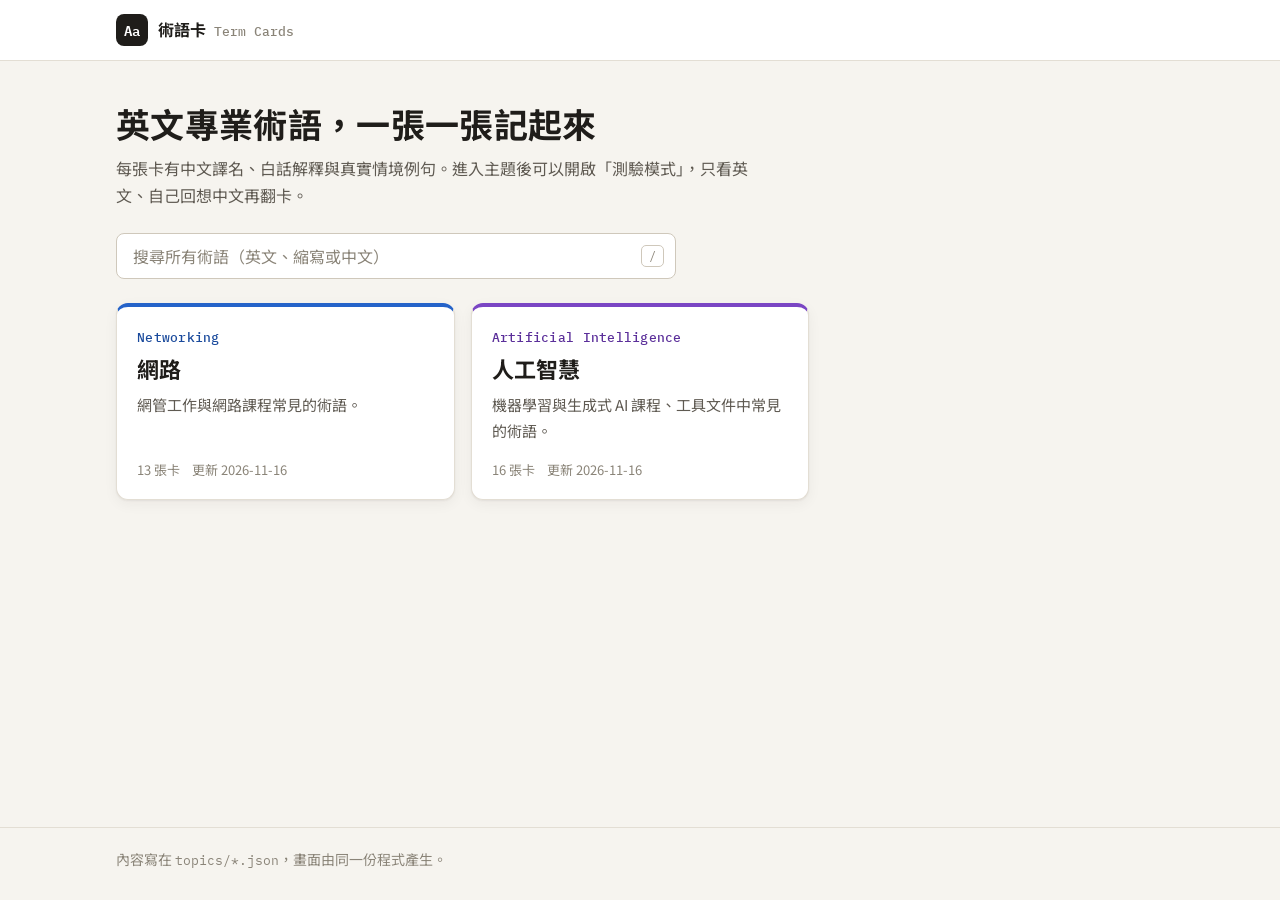
<file: index.html>
<!doctype html>
<html lang="zh-Hant-TW">
<head>
  <meta charset="utf-8">
  <meta name="viewport" content="width=device-width, initial-scale=1">
  <meta name="color-scheme" content="light dark">
  <title>術語卡 Term Cards</title>
  <meta name="description" content="整理課程與工作中遇到的英文專業術語：中文譯名、白話解釋與例句。">
  <link rel="preconnect" href="https://fonts.googleapis.com">
  <link rel="preconnect" href="https://fonts.gstatic.com" crossorigin>
  <link rel="stylesheet" href="https://fonts.googleapis.com/css2?family=IBM+Plex+Mono:wght@400;500;600&family=Noto+Sans+TC:wght@400;500;700&display=swap">
  <link rel="stylesheet" href="assets/style.css">
</head>
<body data-page="home">
  <a class="skip-link" href="#main">跳到主要內容</a>

  <header class="site-header">
    <div class="wrap site-header__inner">
      <a class="brand" href="./">
        <span class="brand__mark" aria-hidden="true">Aa</span>
        <span class="brand__text">術語卡 <span class="brand__en">Term Cards</span></span>
      </a>
    </div>
  </header>

  <main id="main" class="wrap">
    <section class="hero">
      <h1 class="hero__title">英文專業術語，一張一張記起來</h1>
      <p class="hero__lead">每張卡有中文譯名、白話解釋與真實情境例句。進入主題後可以開啟「測驗模式」，只看英文、自己回想中文再翻卡。</p>

      <div class="search">
        <label class="visually-hidden" for="search">搜尋所有主題的術語</label>
        <input id="search" class="search__input" type="search" placeholder="搜尋所有術語（英文、縮寫或中文）" autocomplete="off" spellcheck="false" disabled>
        <kbd class="search__hint" aria-hidden="true">/</kbd>
      </div>
    </section>

    <p id="status" class="status" role="status" aria-live="polite">載入中…</p>

    <section id="results" class="results" aria-label="搜尋結果" hidden></section>
    <section id="topics" class="topic-grid" aria-label="主題列表"></section>
  </main>

  <footer class="site-footer">
    <div class="wrap">
      <p>內容寫在 <code>topics/*.json</code>，畫面由同一份程式產生。</p>
    </div>
  </footer>

  <noscript><p class="wrap status status--error">這個網站需要啟用 JavaScript 才能顯示術語卡。</p></noscript>
  <script src="assets/app.js" defer></script>
</body>
</html>
</file>
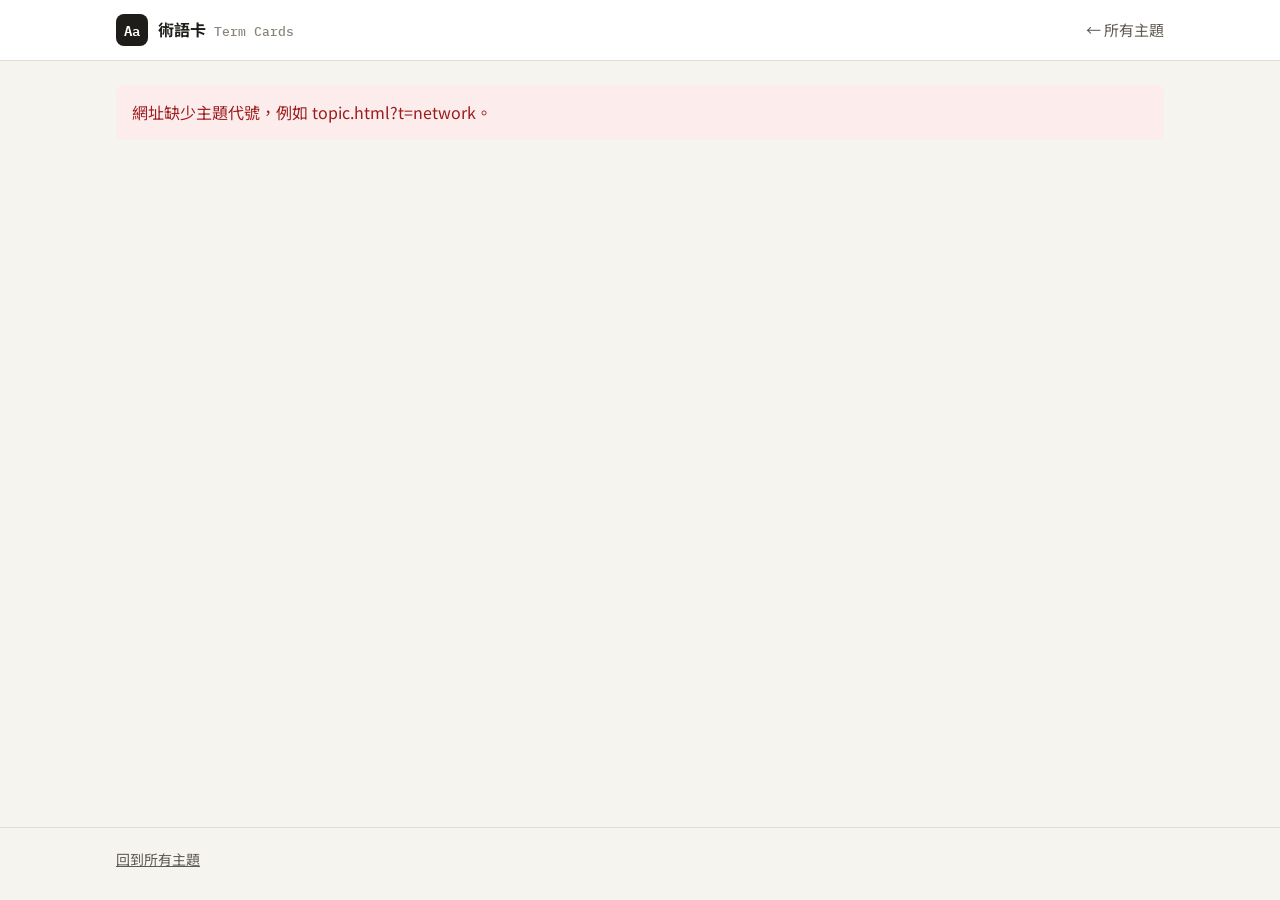
<file: topic.html>
<!doctype html>
<html lang="zh-Hant-TW">
<head>
  <meta charset="utf-8">
  <meta name="viewport" content="width=device-width, initial-scale=1">
  <meta name="color-scheme" content="light dark">
  <title>術語卡 Term Cards</title>
  <link rel="preconnect" href="https://fonts.googleapis.com">
  <link rel="preconnect" href="https://fonts.gstatic.com" crossorigin>
  <link rel="stylesheet" href="https://fonts.googleapis.com/css2?family=IBM+Plex+Mono:wght@400;500;600&family=Noto+Sans+TC:wght@400;500;700&display=swap">
  <link rel="stylesheet" href="assets/style.css">
</head>
<body data-page="topic">
  <a class="skip-link" href="#main">跳到主要內容</a>

  <header class="site-header">
    <div class="wrap site-header__inner">
      <a class="brand" href="./">
        <span class="brand__mark" aria-hidden="true">Aa</span>
        <span class="brand__text">術語卡 <span class="brand__en">Term Cards</span></span>
      </a>
      <a class="back-link" href="./">← 所有主題</a>
    </div>
  </header>

  <main id="main" class="wrap">
    <section id="topic-header" class="topic-header" hidden>
      <p class="topic-header__en" id="topic-en"></p>
      <h1 class="topic-header__title" id="topic-zh"></h1>
      <p class="topic-header__desc" id="topic-desc"></p>
      <p class="topic-header__meta" id="topic-meta"></p>
    </section>

    <section id="toolbar" class="toolbar" aria-label="工具列" hidden>
      <div class="search search--compact">
        <label class="visually-hidden" for="search">搜尋這個主題的術語</label>
        <input id="search" class="search__input" type="search" placeholder="搜尋術語、中文或解釋" autocomplete="off" spellcheck="false">
        <kbd class="search__hint" aria-hidden="true">/</kbd>
      </div>
      <div class="toolbar__actions">
        <button id="quiz-toggle" class="btn btn--toggle" type="button" aria-pressed="false">測驗模式</button>
        <button id="quiz-shuffle" class="btn" type="button" hidden>打亂順序</button>
        <button id="quiz-reset" class="btn" type="button" hidden>全部蓋回</button>
      </div>
      <p id="quiz-progress" class="toolbar__progress" aria-live="polite" hidden></p>
    </section>

    <p id="status" class="status" role="status" aria-live="polite">載入中…</p>

    <section id="cards" class="card-list" aria-label="術語卡"></section>
  </main>

  <footer class="site-footer">
    <div class="wrap">
      <p><a href="./">回到所有主題</a></p>
    </div>
  </footer>

  <noscript><p class="wrap status status--error">這個網站需要啟用 JavaScript 才能顯示術語卡。</p></noscript>
  <script src="assets/app.js" defer></script>
</body>
</html>
</file>
<file: assets/style.css>
/* =========================================================
   術語卡 Term Cards — 全站唯一樣式表
   顏色一律定義在這裡的 CSS 變數，HTML／JS 不寫色碼。
   ========================================================= */

/* ---------- 1. 色彩與基礎變數（淺色模式） ---------- */
:root {
  --bg: #f6f4ef;
  --bg-elev: #ffffff;
  --surface: #fbfaf7;
  --text: #1f1d1a;
  --text-muted: #5f5a52;
  --text-faint: #8a8478;
  --border: #e3ded4;
  --border-strong: #cfc8bb;
  --focus: #2f6fdb;
  --mark-bg: #fde9a8;
  --mark-text: #1f1d1a;
  --error-bg: #fdecec;
  --error-text: #9b1c1c;
  --shadow: 0 1px 2px rgba(31, 29, 26, 0.06), 0 4px 14px rgba(31, 29, 26, 0.05);

  /* 預設主題色（沒有指定 accent 時使用） */
  --accent: #5f5a52;
  --accent-strong: #3d3a35;
  --accent-soft: #eeebe5;

  --font-sans: "Noto Sans TC", system-ui, -apple-system, "PingFang TC", "Microsoft JhengHei", sans-serif;
  --font-mono: "IBM Plex Mono", ui-monospace, "SFMono-Regular", Consolas, monospace;

  --radius: 12px;
  --radius-sm: 8px;
  --wrap: 1080px;
  --gutter: 16px;

  color-scheme: light;
}

/* ---------- 2. 六個主題色（只能用這六個） ---------- */
[data-accent="blue"]   { --accent: #2563c9; --accent-strong: #1a4a9c; --accent-soft: #e5eefc; }
[data-accent="purple"] { --accent: #7a46c4; --accent-strong: #5b2f9a; --accent-soft: #f0e9fb; }
[data-accent="amber"]  { --accent: #b86e00; --accent-strong: #8a5200; --accent-soft: #fcf0da; }
[data-accent="green"]  { --accent: #2e8540; --accent-strong: #1f6430; --accent-soft: #e4f4e7; }
[data-accent="rose"]   { --accent: #c43a5e; --accent-strong: #982846; --accent-soft: #fbe7ec; }
[data-accent="teal"]   { --accent: #0f8a8a; --accent-strong: #0a6666; --accent-soft: #def4f3; }

/* ---------- 3. 深色模式 ---------- */
@media (prefers-color-scheme: dark) {
  :root {
    --bg: #161513;
    --bg-elev: #201f1c;
    --surface: #1b1a18;
    --text: #ece8e1;
    --text-muted: #b2aca1;
    --text-faint: #858076;
    --border: #34322e;
    --border-strong: #4a4741;
    --focus: #7aa7ff;
    --mark-bg: #5c4a12;
    --mark-text: #fff4cc;
    --error-bg: #3a1d1d;
    --error-text: #ffb4b4;
    --shadow: 0 1px 2px rgba(0, 0, 0, 0.4), 0 4px 14px rgba(0, 0, 0, 0.25);

    --accent: #b2aca1;
    --accent-strong: #ece8e1;
    --accent-soft: #2a2825;

    color-scheme: dark;
  }

  [data-accent="blue"]   { --accent: #6ea2ff; --accent-strong: #a9c7ff; --accent-soft: #1b2a45; }
  [data-accent="purple"] { --accent: #b38cf0; --accent-strong: #d4bdfa; --accent-soft: #2c2140; }
  [data-accent="amber"]  { --accent: #f0ac45; --accent-strong: #ffd08a; --accent-soft: #3a2a12; }
  [data-accent="green"]  { --accent: #62c27a; --accent-strong: #9fe0ae; --accent-soft: #19321f; }
  [data-accent="rose"]   { --accent: #f07a98; --accent-strong: #ffb3c5; --accent-soft: #3d1b25; }
  [data-accent="teal"]   { --accent: #4cc7c4; --accent-strong: #93e6e3; --accent-soft: #123333; }
}

/* ---------- 4. 基礎 ---------- */
*,
*::before,
*::after { box-sizing: border-box; }

html { -webkit-text-size-adjust: 100%; }

body {
  margin: 0;
  min-height: 100vh;
  display: flex;
  flex-direction: column;
  background: var(--bg);
  color: var(--text);
  font-family: var(--font-sans);
  font-size: 16px;
  line-height: 1.7;
  overflow-wrap: anywhere;
}

main { flex: 1; width: 100%; }

a { color: var(--accent-strong); }
a:hover { text-decoration-thickness: 2px; }

code, kbd { font-family: var(--font-mono); font-size: 0.9em; }

:focus-visible {
  outline: 2px solid var(--focus);
  outline-offset: 2px;
  border-radius: 4px;
}

mark {
  background: var(--mark-bg);
  color: var(--mark-text);
  border-radius: 3px;
  padding: 0 2px;
}

[hidden] { display: none !important; }

.wrap {
  width: 100%;
  max-width: var(--wrap);
  margin: 0 auto;
  padding-left: var(--gutter);
  padding-right: var(--gutter);
}

.visually-hidden {
  position: absolute !important;
  width: 1px; height: 1px;
  margin: -1px; padding: 0;
  overflow: hidden;
  clip: rect(0 0 0 0);
  white-space: nowrap;
  border: 0;
}

.skip-link {
  position: absolute;
  left: var(--gutter);
  top: -48px;
  z-index: 10;
  padding: 8px 12px;
  background: var(--bg-elev);
  color: var(--text);
  border: 1px solid var(--border-strong);
  border-radius: var(--radius-sm);
}
.skip-link:focus { top: 8px; }

/* ---------- 5. 頁首與頁尾 ---------- */
.site-header {
  border-bottom: 1px solid var(--border);
  background: var(--bg-elev);
}

.site-header__inner {
  display: flex;
  align-items: center;
  justify-content: space-between;
  gap: 12px;
  min-height: 60px;
}

.brand {
  display: inline-flex;
  align-items: center;
  gap: 10px;
  color: var(--text);
  text-decoration: none;
  font-weight: 700;
}

.brand__mark {
  display: inline-grid;
  place-items: center;
  width: 32px; height: 32px;
  border-radius: 8px;
  background: var(--text);
  color: var(--bg-elev);
  font-family: var(--font-mono);
  font-size: 14px;
  font-weight: 600;
}

.brand__en {
  margin-left: 4px;
  color: var(--text-faint);
  font-family: var(--font-mono);
  font-size: 13px;
  font-weight: 500;
}

.back-link {
  color: var(--text-muted);
  text-decoration: none;
  font-size: 15px;
  white-space: nowrap;
}
.back-link:hover { color: var(--text); text-decoration: underline; }

.site-footer {
  margin-top: 48px;
  padding: 20px 0 28px;
  border-top: 1px solid var(--border);
  color: var(--text-faint);
  font-size: 14px;
}
.site-footer p { margin: 0; }
.site-footer a { color: var(--text-muted); }

/* ---------- 6. 首頁 ---------- */
.hero { padding: 40px 0 24px; }

.hero__title {
  margin: 0 0 8px;
  font-size: clamp(24px, 5vw, 34px);
  line-height: 1.35;
  letter-spacing: 0.01em;
}

.hero__lead {
  margin: 0 0 24px;
  max-width: 40em;
  color: var(--text-muted);
}

.topic-grid {
  display: grid;
  grid-template-columns: repeat(auto-fill, minmax(min(100%, 300px), 1fr));
  gap: 16px;
}

.topic-card {
  position: relative;
  display: flex;
  flex-direction: column;
  gap: 4px;
  padding: 20px 20px 18px;
  background: var(--bg-elev);
  border: 1px solid var(--border);
  border-top: 4px solid var(--accent);
  border-radius: var(--radius);
  box-shadow: var(--shadow);
  color: var(--text);
  text-decoration: none;
  transition: transform 0.15s ease, border-color 0.15s ease;
}
.topic-card:hover { transform: translateY(-2px); border-color: var(--border-strong); border-top-color: var(--accent); }

.topic-card__en {
  margin: 0;
  color: var(--accent-strong);
  font-family: var(--font-mono);
  font-size: 13px;
  font-weight: 500;
  letter-spacing: 0.02em;
}

.topic-card__title { margin: 0; font-size: 22px; line-height: 1.4; }

.topic-card__desc { margin: 4px 0 12px; color: var(--text-muted); font-size: 15px; }

.topic-card__meta {
  margin: auto 0 0;
  display: flex;
  flex-wrap: wrap;
  gap: 4px 12px;
  color: var(--text-faint);
  font-size: 13px;
}

.topic-card--error { border-top-color: var(--error-text); }
.topic-card--error .topic-card__desc { color: var(--error-text); }

/* 首頁搜尋結果 */
.results { display: flex; flex-direction: column; gap: 8px; }

.result {
  display: grid;
  grid-template-columns: minmax(0, 1fr) auto;
  align-items: baseline;
  gap: 4px 16px;
  padding: 12px 16px;
  background: var(--bg-elev);
  border: 1px solid var(--border);
  border-left: 4px solid var(--accent);
  border-radius: var(--radius-sm);
  color: var(--text);
  text-decoration: none;
}
.result:hover { border-color: var(--border-strong); border-left-color: var(--accent); }

.result__term { font-family: var(--font-mono); font-weight: 600; }
.result__full { color: var(--text-faint); font-family: var(--font-mono); font-size: 13px; margin-left: 6px; }
.result__zh { grid-column: 1; color: var(--text-muted); font-size: 15px; }
.result__topic {
  grid-column: 2;
  grid-row: 1 / span 2;
  align-self: center;
  padding: 2px 10px;
  border-radius: 999px;
  background: var(--accent-soft);
  color: var(--accent-strong);
  font-size: 13px;
  white-space: nowrap;
}

/* ---------- 7. 搜尋框、按鈕、狀態訊息 ---------- */
.search { position: relative; max-width: 560px; }
.search--compact { flex: 1 1 260px; max-width: none; }

.search__input {
  width: 100%;
  height: 46px;
  padding: 0 44px 0 16px;
  background: var(--bg-elev);
  color: var(--text);
  border: 1px solid var(--border-strong);
  border-radius: var(--radius-sm);
  font: inherit;
  font-size: 16px; /* 16px 以上，避免 iOS 自動放大 */
}
.search__input::placeholder { color: var(--text-faint); }
.search__input:focus-visible { outline-offset: 0; border-color: var(--focus); }
.search__input:disabled { opacity: 0.6; }

.search__hint {
  position: absolute;
  right: 12px;
  top: 50%;
  transform: translateY(-50%);
  padding: 0 7px;
  border: 1px solid var(--border-strong);
  border-radius: 5px;
  color: var(--text-faint);
  font-size: 12px;
  line-height: 20px;
  pointer-events: none;
}
.search__input:focus + .search__hint,
.search__input:not(:placeholder-shown) + .search__hint { display: none; }

.btn {
  display: inline-flex;
  align-items: center;
  justify-content: center;
  min-height: 40px;
  padding: 0 14px;
  background: var(--bg-elev);
  color: var(--text);
  border: 1px solid var(--border-strong);
  border-radius: var(--radius-sm);
  font: inherit;
  font-size: 15px;
  cursor: pointer;
  white-space: nowrap;
}
.btn:hover { background: var(--surface); border-color: var(--text-faint); }

.btn--toggle[aria-pressed="true"] {
  background: var(--accent);
  border-color: var(--accent);
  color: var(--bg-elev);
  font-weight: 500;
}

.status { margin: 24px 0; color: var(--text-muted); }
.status:empty { display: none; }

.status--error {
  padding: 14px 16px;
  background: var(--error-bg);
  color: var(--error-text);
  border-radius: var(--radius-sm);
}

.empty {
  padding: 32px 20px;
  border: 1px dashed var(--border-strong);
  border-radius: var(--radius);
  color: var(--text-muted);
  text-align: center;
}
.empty p { margin: 0; }
.empty code { color: var(--text); }

/* ---------- 8. 主題頁 ---------- */
.topic-header {
  padding: 36px 0 20px;
  border-bottom: 1px solid var(--border);
  margin-bottom: 20px;
}

.topic-header__en {
  margin: 0;
  color: var(--accent-strong);
  font-family: var(--font-mono);
  font-size: 14px;
  font-weight: 500;
}

.topic-header__title {
  margin: 2px 0 6px;
  font-size: clamp(26px, 6vw, 36px);
  line-height: 1.3;
}

.topic-header__desc { margin: 0 0 8px; color: var(--text-muted); max-width: 40em; }
.topic-header__meta { margin: 0; color: var(--text-faint); font-size: 14px; }

.toolbar {
  position: sticky;
  top: 0;
  z-index: 5;
  display: flex;
  flex-wrap: wrap;
  align-items: center;
  gap: 10px 12px;
  padding: 12px 0;
  margin-bottom: 8px;
  background: var(--bg);
}

.toolbar__actions { display: flex; flex-wrap: wrap; gap: 8px; }
.toolbar__progress { flex-basis: 100%; margin: 0; color: var(--text-muted); font-size: 14px; }

.card-list {
  display: grid;
  grid-template-columns: repeat(auto-fill, minmax(min(100%, 340px), 1fr));
  gap: 16px;
  align-items: start;
}

/* ---------- 9. 術語卡 ---------- */
.card {
  position: relative;
  display: flex;
  flex-direction: column;
  gap: 12px;
  padding: 18px 20px 20px;
  background: var(--bg-elev);
  border: 1px solid var(--border);
  border-left: 4px solid var(--accent);
  border-radius: var(--radius);
  box-shadow: var(--shadow);
  scroll-margin-top: 140px; /* 跳到卡片時不要被黏在上方的工具列擋住 */
}

.card.is-target { animation: card-flash 1.6s ease; }
@keyframes card-flash {
  0%, 40% { box-shadow: 0 0 0 3px var(--accent); }
  100% { box-shadow: var(--shadow); }
}

.card__head { display: flex; flex-direction: column; gap: 2px; }

.card__term {
  margin: 0;
  font-family: var(--font-mono);
  font-size: 22px;
  font-weight: 600;
  line-height: 1.3;
  color: var(--text);
}

.card__full { margin: 0; color: var(--text-faint); font-family: var(--font-mono); font-size: 14px; }

.card__zh { margin: 4px 0 0; color: var(--accent-strong); font-size: 18px; font-weight: 700; }

.card__body { display: flex; flex-direction: column; gap: 12px; }

.card__explain { margin: 0; }

.card__example {
  margin: 0;
  padding: 10px 14px;
  background: var(--surface);
  border: 1px solid var(--border);
  border-radius: var(--radius-sm);
}
.card__example-en { margin: 0; font-family: var(--font-mono); font-size: 14.5px; line-height: 1.6; }
.card__example-zh { margin: 4px 0 0; color: var(--text-muted); font-size: 15px; }

.card__label {
  display: block;
  margin-bottom: 2px;
  color: var(--text-faint);
  font-size: 12px;
  font-weight: 500;
  letter-spacing: 0.04em;
}

.card__note {
  margin: 0;
  padding-left: 12px;
  border-left: 2px solid var(--border-strong);
  color: var(--text-muted);
  font-size: 15px;
}

.card__related { display: flex; flex-wrap: wrap; align-items: center; gap: 6px; }

.chip {
  display: inline-block;
  padding: 2px 10px;
  border-radius: 999px;
  background: var(--accent-soft);
  color: var(--accent-strong);
  font-family: var(--font-mono);
  font-size: 13px;
  text-decoration: none;
}
.chip:hover { text-decoration: underline; }

.card__flip { display: none; align-self: flex-start; }

/* ---------- 10. 測驗模式 ---------- */
.is-quiz .card { cursor: pointer; }
.is-quiz .card__flip { display: inline-flex; }
.is-quiz .card:not(.is-revealed) .card__full,
.is-quiz .card:not(.is-revealed) .card__zh,
.is-quiz .card:not(.is-revealed) .card__body { display: none; }
.is-quiz .card:not(.is-revealed) {
  min-height: 140px;
  justify-content: space-between;
  background: var(--surface);
  border-style: dashed;
  border-left-style: solid;
}

/* ---------- 11. 小螢幕 ---------- */
@media (max-width: 480px) {
  .hero { padding-top: 28px; }
  .brand__en { display: none; }
  .card { padding: 16px 16px 18px; }
  .result { grid-template-columns: minmax(0, 1fr); }
  .result__topic { grid-column: 1; grid-row: auto; justify-self: start; }
  .toolbar__actions { width: 100%; }
  .toolbar__actions .btn { flex: 1 1 auto; }
}

@media (prefers-reduced-motion: reduce) {
  *, *::before, *::after { animation: none !important; transition: none !important; }
}
</file>
